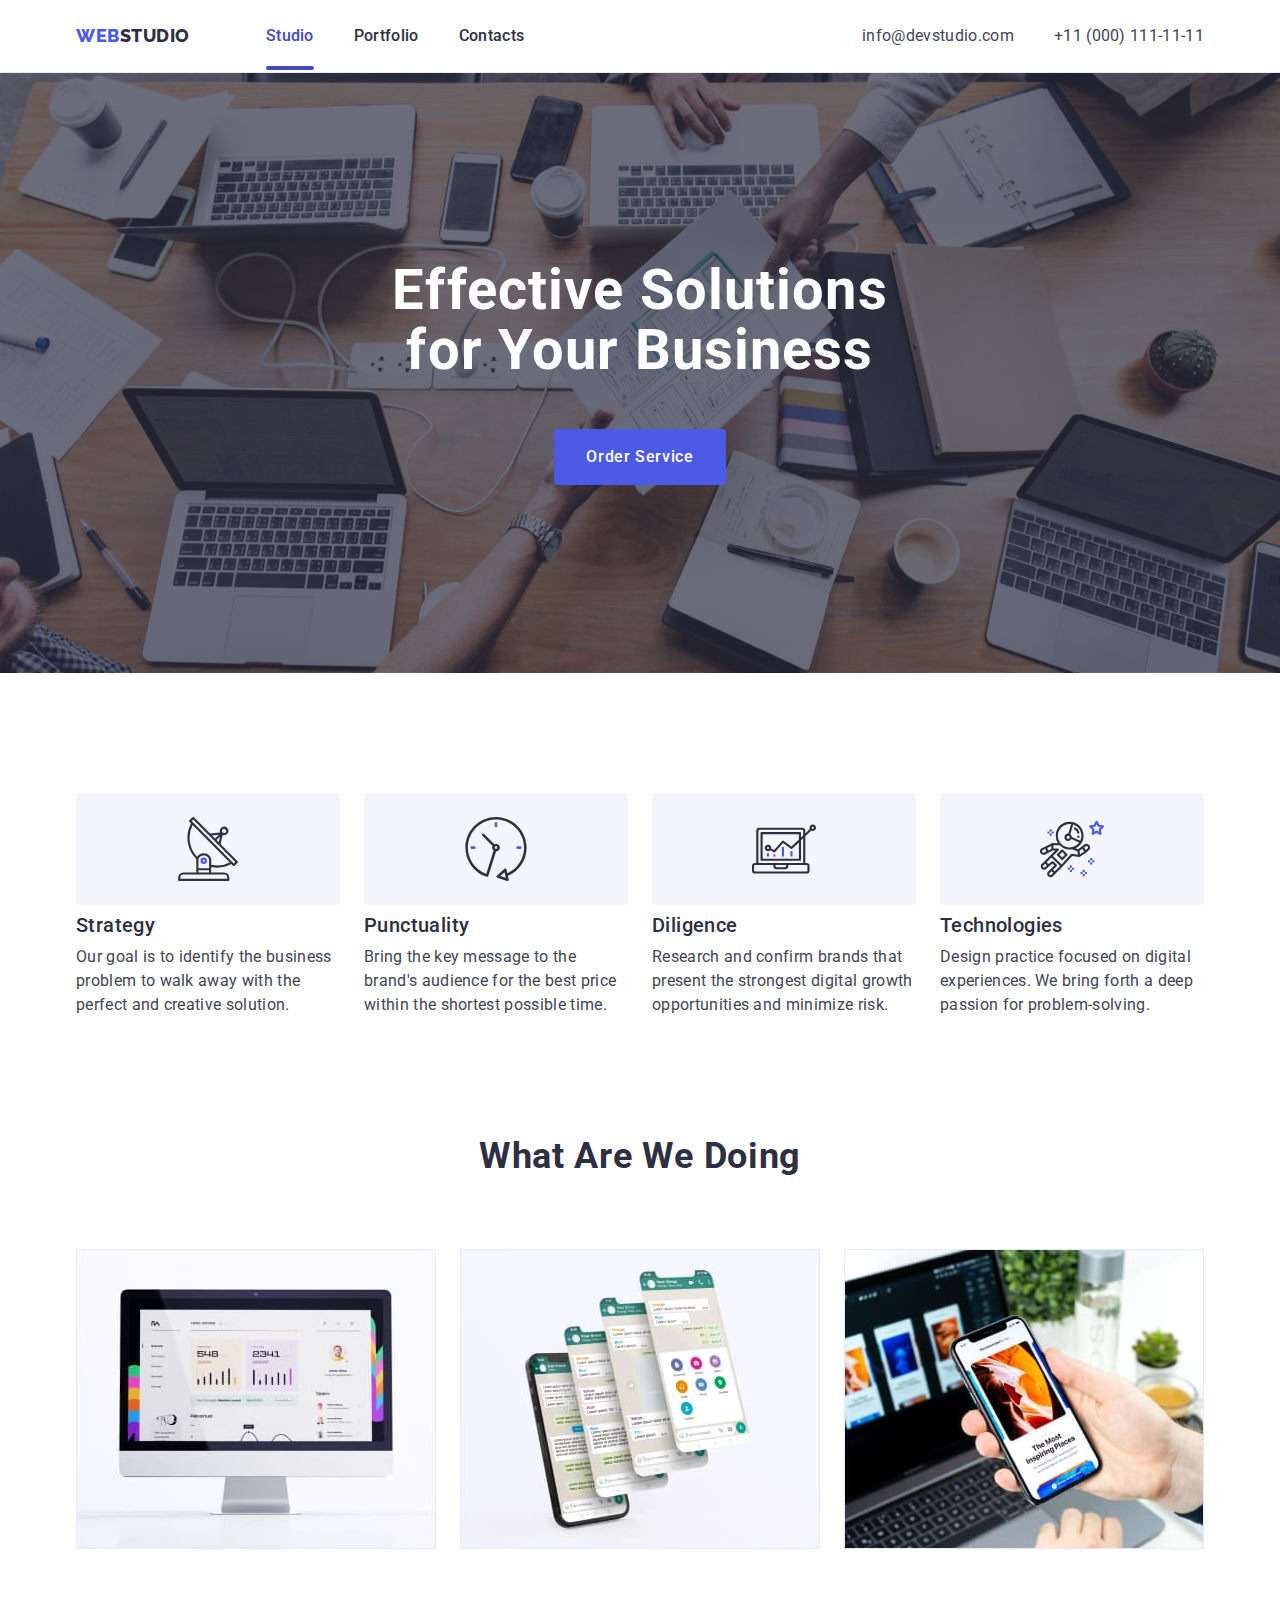
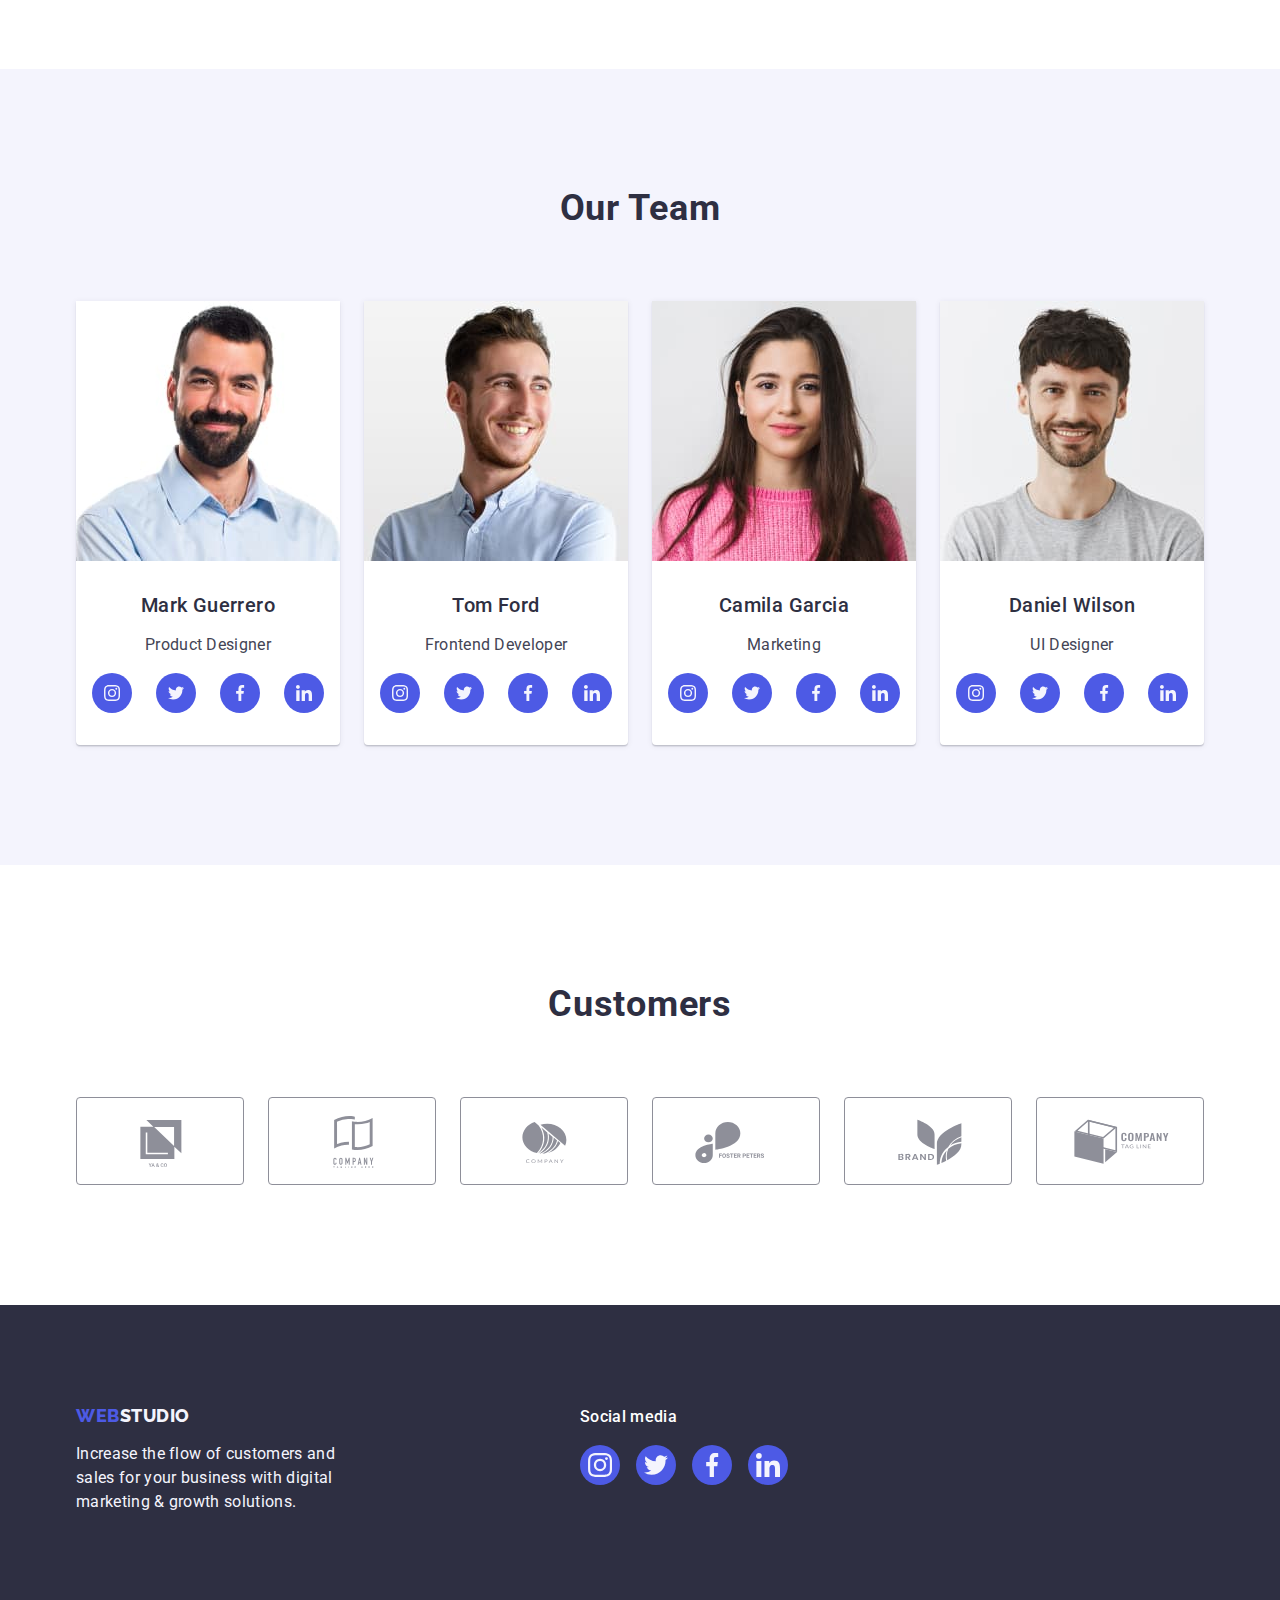
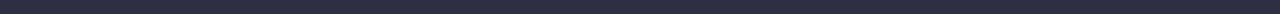
<file: index.html>
<!DOCTYPE html>
<html lang="en">
  <head>
    <meta charset="utf-8" />
    <meta http-equiv="X-UA-Compatible" content="IE=edge" />
    <meta name="viewport" content="width=device-width, initial-scale=1.0" />
    <title>Web Studio</title>
    <link
      rel="stylesheet"
      href="https://cdn.jsdelivr.net/npm/modern-normalize@2.0.0/modern-normalize.min.css"
    />
    <link rel="preconnect" href="https://fonts.googleapis.com" />
    <link rel="preconnect" href="https://fonts.gstatic.com" crossorigin />
    <link
      href="https://fonts.googleapis.com/css2?family=Raleway:wght@800&family=Roboto:wght@400;500;700;900&display=swap"
      rel="stylesheet"
    />
    <link rel="stylesheet" href="./css/styles.css" />
  </head>

  <body class="page-container">
    <header class="header">
      <div class="container header-box">
        <nav class="navigation">
          <a class="link logo" href="./index.html"
            >Web<span class="logo-part">Studio</span></a
          >
          <ul class="list nav-list">
            <li class="header-nav-item">
              <a class="link header-nav active" href="./index.html">Studio</a>
            </li>
            <li class="header-nav-item">
              <a class="link header-nav" href="./portfolio.html">Portfolio</a>
            </li>
            <li class="header-nav-item">
              <a class="link header-nav" href="">Contacts</a>
            </li>
          </ul>
        </nav>
        <address class="header-contacts">
          <ul class="list contacts-items">
            <li>
              <a class="link" href="mailto:info@devstudio.com"
                >info@devstudio.com</a
              >
            </li>
            <li>
              <a class="link" href="tel:+110001111111">+11 (000) 111-11-11</a>
            </li>
          </ul>
        </address>
      </div>
    </header>

    <main class="main-content">
      <section class="main-section">
        <div class="container main-section-box">
          <h1 class="main-title">Effective Solutions for Your Business</h1>
          <button class="btn order-btn" type="button" data-modal-open>
            Order Service
          </button>
        </div>
      </section>

      <section class="advantages-section">
        <div class="container">
          <h2 class="visually-hidden">Our advantages</h2>
          <ul class="list advantages-list">
            <li class="advantage-item">
              <div class="advantage-icon-box">
                <svg class="advantage-icon" width="64" height="64">
                  <use href="./images/icons.svg#antenna"></use>
                </svg>
              </div>
              <h3 class="title-advantage-list">Strategy</h3>
              <p class="text-advantage-list">
                Our goal is to identify the business problem to walk away with
                the perfect and creative solution.
              </p>
            </li>
            <li class="advantage-item">
              <div class="advantage-icon-box">
                <svg class="advantage-icon" width="64" height="64">
                  <use href="./images/icons.svg#clock"></use>
                </svg>
              </div>
              <h3 class="title-advantage-list">Punctuality</h3>
              <p class="text-advantage-list">
                Bring the key message to the brand's audience for the best price
                within the shortest possible time.
              </p>
            </li>
            <li class="advantage-item">
              <div class="advantage-icon-box">
                <svg class="advantage-icon" width="64" height="64">
                  <use href="./images/icons.svg#diagram"></use>
                </svg>
              </div>
              <h3 class="title-advantage-list">Diligence</h3>
              <p class="text-advantage-list">
                Research and confirm brands that present the strongest digital
                growth opportunities and minimize risk.
              </p>
            </li>
            <li class="advantage-item">
              <div class="advantage-icon-box">
                <svg class="advantage-icon" width="64" height="64">
                  <use href="./images/icons.svg#astronaut"></use>
                </svg>
              </div>
              <h3 class="title-advantage-list">Technologies</h3>
              <p class="text-advantage-list">
                Design practice focused on digital experiences. We bring forth a
                deep passion for problem-solving.
              </p>
            </li>
          </ul>
        </div>
      </section>

      <section class="doing-section">
        <div class="container">
          <h2 class="title-section">What are we doing</h2>
          <ul class="list doing-list">
            <li class="doing-item">
              <img
                src="./images/img1.jpg"
                width="360"
                height="300"
                alt="User page on the monitor"
              />
            </li>
            <li class="doing-item">
              <img
                src="./images/img2.jpg"
                width="360"
                height="300"
                alt="Four
            messendger's pages on a mobile phone"
              />
            </li>
            <li class="doing-item">
              <img
                src="./images/img3.jpg"
                width="360"
                height="300"
                alt="Mobile phone in hand"
              />
            </li>
          </ul>
        </div>
      </section>

      <section class="team-section">
        <div class="container">
          <h2 class="title-section">Our Team</h2>
          <ul class="list">
            <li class="team-card">
              <img
                src="./images/Mark.jpg"
                width="264"
                height="260"
                alt="Mark Guerrero's photo"
              />
              <div class="card-info">
                <h3 class="team-name">Mark Guerrero</h3>
                <p class="team-position">Product Designer</p>
                <ul class="list team-icon-list">
                  <li class="team-list-item">
                    <a class="link team-icon-link" href="">
                      <svg class="team-icon-item" width="16" height="16">
                        <use href="./images/icons.svg#instagram"></use>
                      </svg>
                    </a>
                  </li>
                  <li class="team-list-item">
                    <a class="link team-icon-link" href="">
                      <svg class="team-icon-item" width="16" height="16">
                        <use href="./images/icons.svg#twitter"></use>
                      </svg>
                    </a>
                  </li>
                  <li class="team-list-item">
                    <a class="link team-icon-link" href="">
                      <svg class="team-icon-item" width="16" height="16">
                        <use href="./images/icons.svg#facebook"></use>
                      </svg>
                    </a>
                  </li>
                  <li class="team-list-item">
                    <a class="link team-icon-link" href="">
                      <svg class="team-icon-item" width="16" height="16">
                        <use href="./images/icons.svg#linkedin"></use>
                      </svg>
                    </a>
                  </li>
                </ul>
              </div>
            </li>
            <li class="team-card">
              <img
                src="./images/Tom.jpg"
                width="264"
                height="260"
                alt="Tom Ford's photo"
              />
              <div class="card-info">
                <h3 class="team-name">Tom Ford</h3>
                <p class="team-position">Frontend Developer</p>
                <ul class="list team-icon-list">
                  <li>
                    <a class="link team-icon-link" href="">
                      <svg class="team-icon-item" width="16" height="16">
                        <use href="./images/icons.svg#instagram"></use>
                      </svg>
                    </a>
                  </li>
                  <li>
                    <a class="link team-icon-link" href="">
                      <svg class="team-icon-item" width="16" height="16">
                        <use href="./images/icons.svg#twitter"></use>
                      </svg>
                    </a>
                  </li>
                  <li>
                    <a class="link team-icon-link" href="">
                      <svg class="team-icon-item" width="16" height="16">
                        <use href="./images/icons.svg#facebook"></use>
                      </svg>
                    </a>
                  </li>
                  <li>
                    <a class="link team-icon-link" href="">
                      <svg class="team-icon-item" width="16" height="16">
                        <use href="./images/icons.svg#linkedin"></use>
                      </svg>
                    </a>
                  </li>
                </ul>
              </div>
            </li>
            <li class="team-card">
              <img
                src="./images/Camila.jpg"
                width="264"
                height="260"
                alt="Camila Garcia's photo"
              />
              <div class="card-info">
                <h3 class="team-name">Camila Garcia</h3>
                <p class="team-position">Marketing</p>
                <ul class="list team-icon-list">
                  <li>
                    <a class="link team-icon-link" href="">
                      <svg class="team-icon-item" width="16" height="16">
                        <use href="./images/icons.svg#instagram"></use>
                      </svg>
                    </a>
                  </li>
                  <li>
                    <a class="link team-icon-link" href="">
                      <svg class="team-icon-item" width="16" height="16">
                        <use href="./images/icons.svg#twitter"></use>
                      </svg>
                    </a>
                  </li>
                  <li>
                    <a class="link team-icon-link" href="">
                      <svg class="team-icon-item" width="16" height="16">
                        <use href="./images/icons.svg#facebook"></use>
                      </svg>
                    </a>
                  </li>
                  <li>
                    <a class="link team-icon-link" href="">
                      <svg class="team-icon-item" width="16" height="16">
                        <use href="./images/icons.svg#linkedin"></use>
                      </svg>
                    </a>
                  </li>
                </ul>
              </div>
            </li>
            <li class="team-card">
              <img
                src="./images/Daniel.jpg"
                width="264"
                height="260"
                alt="Daniel Wilson's photo"
              />
              <div class="card-info">
                <h3 class="team-name">Daniel Wilson</h3>
                <p class="team-position">UI Designer</p>
                <ul class="list team-icon-list">
                  <li>
                    <a class="link team-icon-link" href="">
                      <svg class="team-icon-item" width="16" height="16">
                        <use href="./images/icons.svg#instagram"></use>
                      </svg>
                    </a>
                  </li>
                  <li>
                    <a class="link team-icon-link" href="">
                      <svg class="team-icon-item" width="16" height="16">
                        <use href="./images/icons.svg#twitter"></use>
                      </svg>
                    </a>
                  </li>
                  <li>
                    <a class="link team-icon-link" href="">
                      <svg class="team-icon-item" width="16" height="16">
                        <use href="./images/icons.svg#facebook"></use>
                      </svg>
                    </a>
                  </li>
                  <li>
                    <a class="link team-icon-link" href="">
                      <svg class="team-icon-item" width="16" height="16">
                        <use href="./images/icons.svg#linkedin"></use>
                      </svg>
                    </a>
                  </li>
                </ul>
              </div>
            </li>
          </ul>
        </div>
      </section>

      <section class="client-section">
        <div class="container">
          <h2 class="title-section">Customers</h2>
          <ul class="list client-list">
            <li class="client-list-item">
              <a class="link client-icon-link" href="">
                <svg class="client-icon-item" width="104" height="56">
                  <use href="./images/icons.svg#Logo1"></use>
                </svg>
              </a>
            </li>
            <li class="client-list-item">
              <a class="link client-icon-link" href="">
                <svg class="client-icon-item" width="104" height="56">
                  <use href="./images/icons.svg#Logo2"></use>
                </svg>
              </a>
            </li>
            <li class="client-list-item">
              <a class="link client-icon-link" href="">
                <svg class="client-icon-item" width="104" height="56">
                  <use href="./images/icons.svg#Logo3"></use>
                </svg>
              </a>
            </li>
            <li class="client-list-item">
              <a class="link client-icon-link" href="">
                <svg class="client-icon-item" width="104" height="56">
                  <use href="./images/icons.svg#Logo4"></use>
                </svg>
              </a>
            </li>
            <li class="client-list-item">
              <a class="link client-icon-link" href="">
                <svg class="client-icon-item" width="104" height="56">
                  <use href="./images/icons.svg#Logo5"></use>
                </svg>
              </a>
            </li>
            <li class="client-list-item">
              <a class="link client-icon-link" href="">
                <svg class="client-icon-item" width="104" height="56">
                  <use href="./images/icons.svg#Logo6"></use>
                </svg>
              </a>
            </li>
          </ul>
        </div>
      </section>
    </main>

    <!-- Footer -->
    <footer class="footer">
      <div class="container footer-box">
        <div class="logo-box">
          <a class="link logo" href="./index.html"
            >Web<span class="logo-part-footer">Studio</span></a
          >
          <p class="footer-paragraph">
            Increase the flow of customers and sales for your business with
            digital marketing & growth solutions.
          </p>
        </div>
        <div class="media-box">
          <p class="media-paragraf">Social media</p>
          <ul class="list footer-social-list">
            <li class="social-list-item">
              <a class="link footer-social-link" href="">
                <svg class="footer-icon-item" width="24" height="24">
                  <use href="./images/icons.svg#instagram"></use>
                </svg>
              </a>
            </li>
            <li class="social-list-item">
              <a class="link footer-social-link" href="">
                <svg class="footer-icon-item" width="24" height="24">
                  <use href="./images/icons.svg#twitter"></use>
                </svg>
              </a>
            </li>
            <li class="social-list-item">
              <a class="link footer-social-link" href="">
                <svg class="footer-icon-item" width="24" height="24">
                  <use href="./images/icons.svg#facebook"></use>
                </svg>
              </a>
            </li>
            <li class="social-list-item">
              <a class="link footer-social-link" href="">
                <svg class="footer-icon-item" width="24" height="24">
                  <use href="./images/icons.svg#linkedin"></use>
                </svg>
              </a>
            </li>
          </ul>
        </div>
      </div>
    </footer>

    <!-- Modal Window -->
    <div class="backdrop is-hidden" data-modal>
      <div class="modal">
        <button class="btn modal-btn" type="button" data-modal-close>
          <svg class="modal-icon" width="8" height="8">
            <use href="./images/icons.svg#close-black"></use>
          </svg>
        </button>
      </div>
    </div>

    <script src="./js/modal.js"></script>
  </body>
</html>
</file>
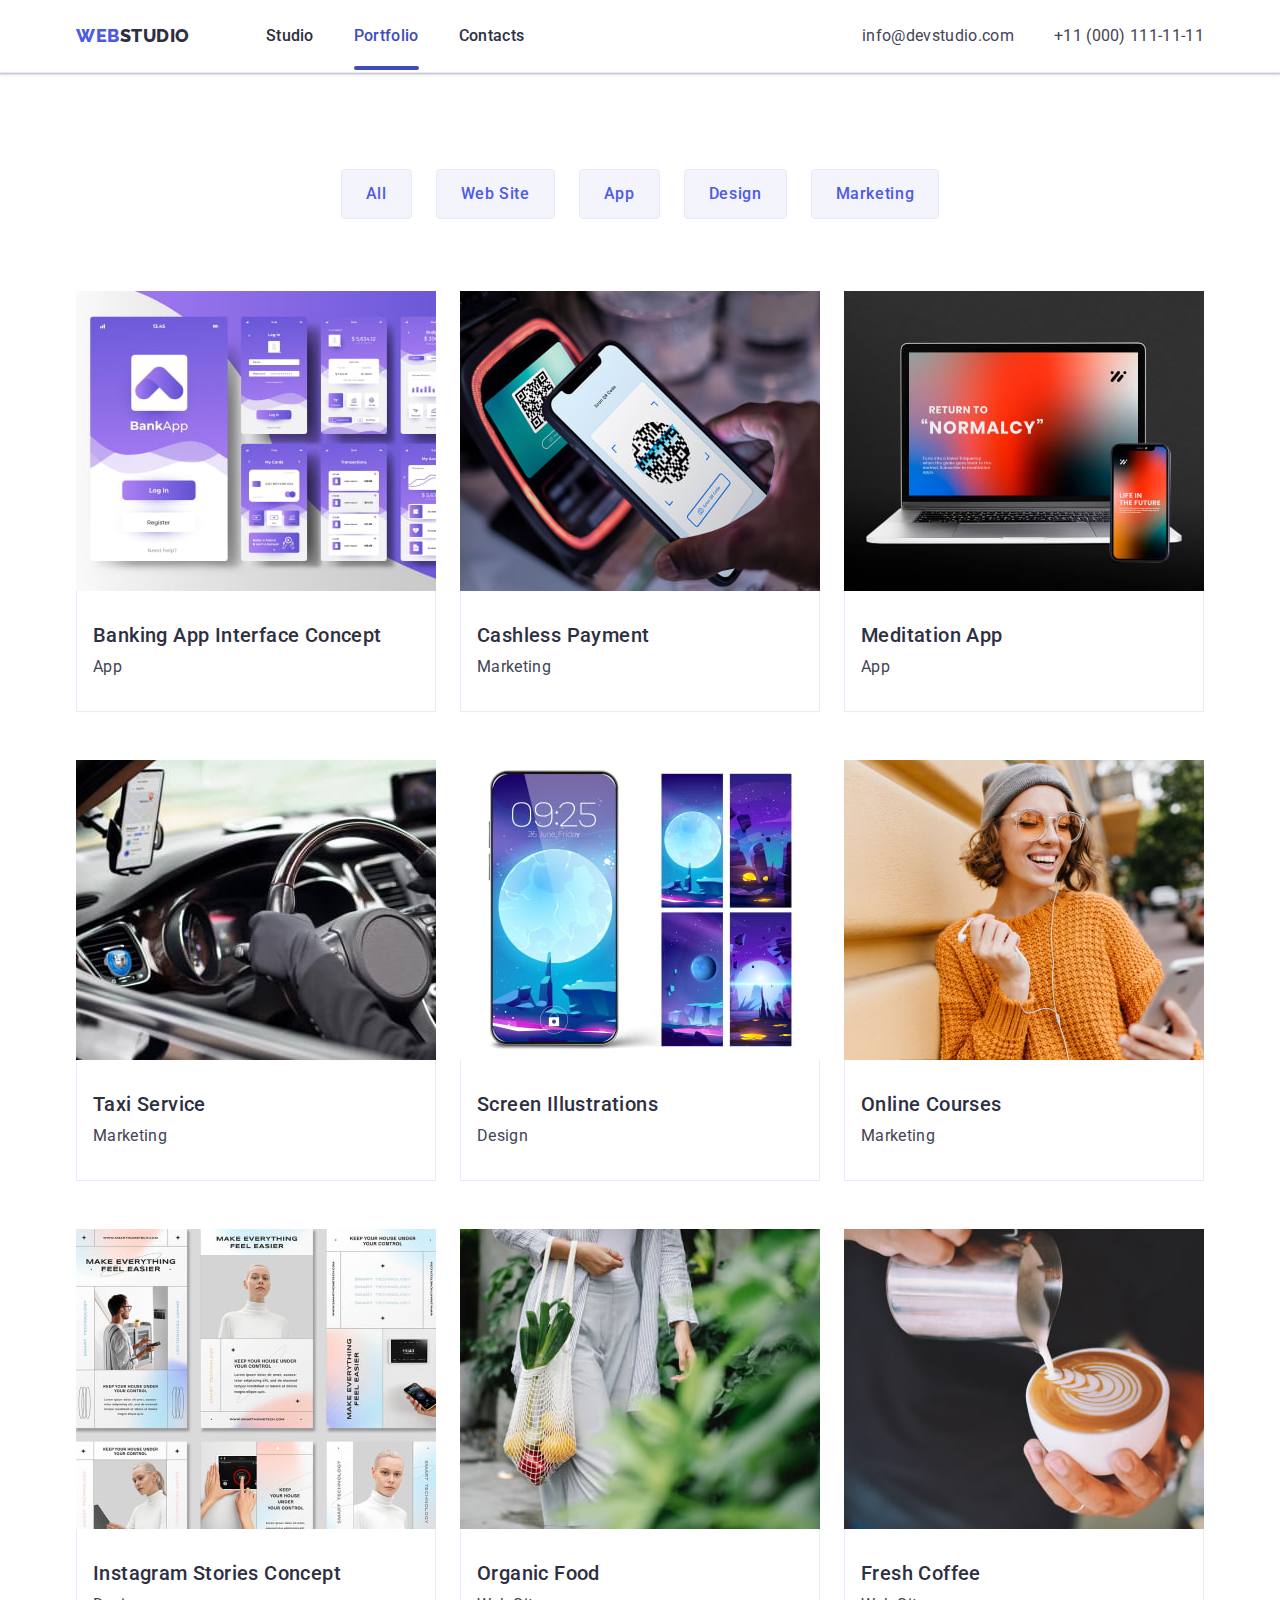
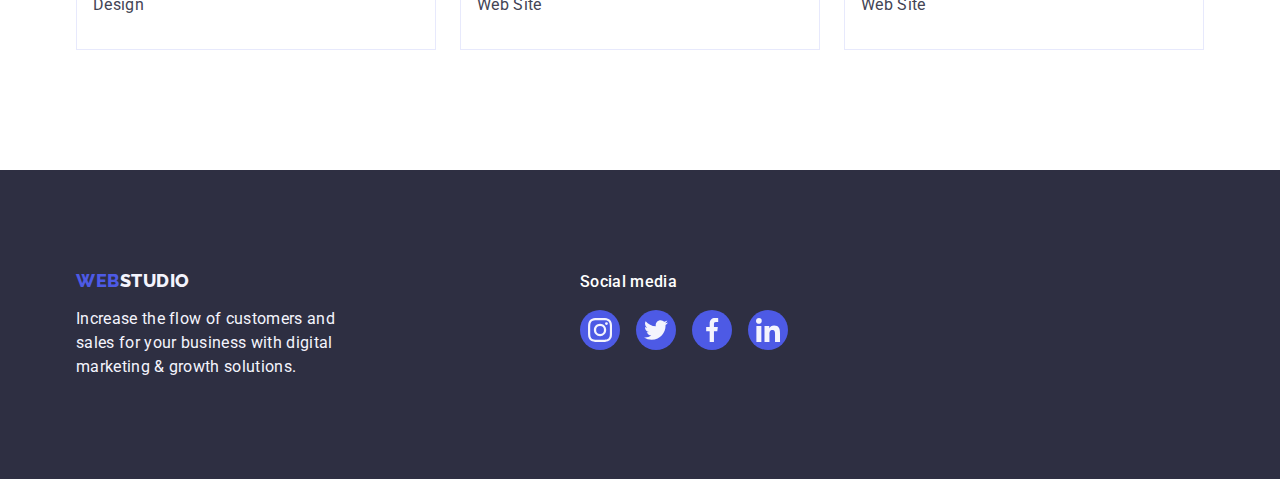
<file: portfolio.html>
<!DOCTYPE html>
<html lang="en">
  <head>
    <meta charset="UTF-8" />
    <meta http-equiv="X-UA-Compatible" content="IE=edge" />
    <meta name="viewport" content="width=device-width, initial-scale=1.0" />
    <title>Portfolio</title>
    <link
      rel="stylesheet"
      href="https://cdn.jsdelivr.net/npm/modern-normalize@2.0.0/modern-normalize.min.css"
    />
    <link rel="preconnect" href="https://fonts.googleapis.com" />
    <link rel="preconnect" href="https://fonts.gstatic.com" crossorigin />
    <link
      href="https://fonts.googleapis.com/css2?family=Raleway:wght@800&family=Roboto:wght@400;500;700;900&display=swap"
      rel="stylesheet"
    />
    <link rel="stylesheet" href="./css/styles.css" />
  </head>
  <body>
    <div class="page-container">
      <header class="header">
        <div class="container header-box">
          <nav class="navigation">
            <a class="link logo" href="./index.html"
              >Web<span class="logo-part">Studio</span></a
            >
            <ul class="list nav-list">
              <li class="header-nav-item">
                <a class="link header-nav" href="./index.html">Studio</a>
              </li>
              <li class="header-nav-item">
                <a class="link header-nav active" href="./portfolio.html"
                  >Portfolio</a
                >
              </li>
              <li class="header-nav-item">
                <a class="link header-nav" href="">Contacts</a>
              </li>
            </ul>
          </nav>
          <address class="header-contacts">
            <ul class="list contacts-items">
              <li>
                <a class="link" href="mailto:info@devstudio.com"
                  >info@devstudio.com</a
                >
              </li>
              <li>
                <a class="link" href="tel:+110001111111">+11 (000) 111-11-11</a>
              </li>
            </ul>
          </address>
        </div>
      </header>

      <main class="main-content">
        <!--Examples of work section-->
        <section class="portfolio-section">
          <div class="container">
            <h1 class="visually-hidden">Portfolio</h1>
            <ul class="list portfolio-btn-list">
              <li>
                <button class="btn portfolio-btn" type="button">All</button>
              </li>
              <li>
                <button class="btn portfolio-btn" type="button">
                  Web Site
                </button>
              </li>
              <li>
                <button class="btn portfolio-btn" type="button">App</button>
              </li>
              <li>
                <button class="btn portfolio-btn" type="button">Design</button>
              </li>
              <li>
                <button class="btn portfolio-btn" type="button">
                  Marketing
                </button>
              </li>
            </ul>

            <ul class="list work-cards-list">
              <li class="work-card">
                <a class="link" href="">
                  <div class="work-card-wrap">
                    <img
                      src="./images/portfolio/pages-of-add.jpg"
                      alt="Half purple and half white pages of the BankAdd"
                      width="360"
                      height="300"
                    />
                    <div class="overlay">
                      <p class="overlay-text">
                        14 Stylish and User-Friendly App Design Concepts · Task
                        Manager App · Calorie Tracker App · Exotic Fruit
                        Ecommerce App · Cloud Storage App
                      </p>
                    </div>
                  </div>
                  <div class="work-card-info">
                    <h2 class="img-title">Banking App Interface Concept</h2>
                    <p class="img-text">App</p>
                  </div>
                </a>
              </li>
              <li class="work-card">
                <a class="link" href="">
                  <div class="work-card-wrap">
                    <img
                      src="./images/portfolio/qrcode-phone.jpg"
                      alt="The mobile phone reads the qrcode from another device"
                      width="360"
                      height="300"
                    />
                    <div class="overlay">
                      <p class="overlay-text">
                        14 Stylish and User-Friendly App Design Concepts · Task
                        Manager App · Calorie Tracker App · Exotic Fruit
                        Ecommerce App · Cloud Storage App
                      </p>
                    </div>
                  </div>
                  <div class="work-card-info">
                    <h2 class="img-title">Cashless Payment</h2>
                    <p class="img-text">Marketing</p>
                  </div>
                </a>
              </li>
              <li class="work-card">
                <a class="link" href="">
                  <div class="work-card-wrap">
                    <img
                      src="./images/portfolio/laptop.jpg"
                      alt="The mobile phone and the laptop have same color screen"
                      width="360"
                      height="300"
                    />
                    <div class="overlay">
                      <p class="overlay-text">
                        14 Stylish and User-Friendly App Design Concepts · Task
                        Manager App · Calorie Tracker App · Exotic Fruit
                        Ecommerce App · Cloud Storage App
                      </p>
                    </div>
                  </div>
                  <div class="work-card-info">
                    <h2 class="img-title">Meditation App</h2>
                    <p class="img-text">App</p>
                  </div>
                </a>
              </li>
              <li class="work-card">
                <a class="link" href="">
                  <div class="work-card-wrap">
                    <img
                      src="./images/portfolio/car.jpg"
                      alt="A hand in a black glove on the steering wheel"
                      width="360"
                      height="300"
                    />
                    <div class="overlay">
                      <p class="overlay-text">
                        14 Stylish and User-Friendly App Design Concepts · Task
                        Manager App · Calorie Tracker App · Exotic Fruit
                        Ecommerce App · Cloud Storage App
                      </p>
                    </div>
                  </div>
                  <div class="work-card-info">
                    <h2 class="img-title">Taxi Service</h2>
                    <p class="img-text">Marketing</p>
                  </div>
                </a>
              </li>
              <li class="work-card">
                <a class="link" href="">
                  <div class="work-card-wrap">
                    <img
                      src="./images/portfolio/moon-in-the-phone.jpg"
                      alt="Five screens of mobile phone with the image of the Moon"
                      width="360"
                      height="300"
                    />
                    <div class="overlay">
                      <p class="overlay-text">
                        14 Stylish and User-Friendly App Design Concepts · Task
                        Manager App · Calorie Tracker App · Exotic Fruit
                        Ecommerce App · Cloud Storage App
                      </p>
                    </div>
                  </div>
                  <div class="work-card-info">
                    <h2 class="img-title">Screen Illustrations</h2>
                    <p class="img-text">Design</p>
                  </div>
                </a>
              </li>
              <li class="work-card">
                <a class="link" href="">
                  <div class="work-card-wrap">
                    <img
                      src="./images/portfolio/lady-in-orange.jpg"
                      alt="A girl in an orange sweater, a cap and glasses with a phone in her hand"
                      width="360"
                      height="300"
                    />
                    <div class="overlay">
                      <p class="overlay-text">
                        14 Stylish and User-Friendly App Design Concepts · Task
                        Manager App · Calorie Tracker App · Exotic Fruit
                        Ecommerce App · Cloud Storage App
                      </p>
                    </div>
                  </div>
                  <div class="work-card-info">
                    <h2 class="img-title">Online Courses</h2>
                    <p class="img-text">Marketing</p>
                  </div>
                </a>
              </li>
              <li class="work-card">
                <a class="link" href="">
                  <div class="work-card-wrap">
                    <img
                      src="./images/portfolio/collage.jpg"
                      alt="Six instagram pages with photos and text posts"
                      width="360"
                      height="300"
                    />
                    <div class="overlay">
                      <p class="overlay-text">
                        14 Stylish and User-Friendly App Design Concepts · Task
                        Manager App · Calorie Tracker App · Exotic Fruit
                        Ecommerce App · Cloud Storage App
                      </p>
                    </div>
                  </div>
                  <div class="work-card-info">
                    <h2 class="img-title">Instagram Stories Concept</h2>
                    <p class="img-text">Design</p>
                  </div>
                </a>
              </li>
              <li class="work-card">
                <a class="link" href="">
                  <div class="work-card-wrap">
                    <img
                      src="./images/portfolio/bag.jpg"
                      alt="A woman carries a bag with vegetables and fruits"
                      width="360"
                      height="300"
                    />
                    <div class="overlay">
                      <p class="overlay-text">
                        14 Stylish and User-Friendly App Design Concepts · Task
                        Manager App · Calorie Tracker App · Exotic Fruit
                        Ecommerce App · Cloud Storage App
                      </p>
                    </div>
                  </div>
                  <div class="work-card-info">
                    <h2 class="img-title">Organic Food</h2>
                    <p class="img-text">Web Site</p>
                  </div>
                </a>
              </li>
              <li class="work-card">
                <a class="link" href="">
                  <div class="work-card-wrap">
                    <img
                      src="./images/portfolio/coffee.jpg"
                      alt="Сoffee in a white cup with petals painted on the foam"
                      width="360"
                      height="300"
                    />
                    <div class="overlay">
                      <p class="overlay-text">
                        14 Stylish and User-Friendly App Design Concepts · Task
                        Manager App · Calorie Tracker App · Exotic Fruit
                        Ecommerce App · Cloud Storage App
                      </p>
                    </div>
                  </div>
                  <div class="work-card-info">
                    <h2 class="img-title">Fresh Coffee</h2>
                    <p class="img-text">Web Site</p>
                  </div>
                </a>
              </li>
            </ul>
          </div>
        </section>
      </main>
      <footer class="footer">
        <div class="container footer-box">
          <div class="logo-box">
            <a class="link logo" href="./index.html"
              >Web<span class="logo-part-footer">Studio</span></a
            >
            <p class="footer-paragraph">
              Increase the flow of customers and sales for your business with
              digital marketing & growth solutions.
            </p>
          </div>
          <div class="media-box">
            <p class="media-paragraf">Social media</p>
            <ul class="list footer-social-list">
              <li class="social-list-item">
                <a class="link footer-social-link" href="">
                  <svg class="footer-icon-item" width="24" height="24">
                    <use href="./images/icons.svg#instagram"></use>
                  </svg>
                </a>
              </li>
              <li class="social-list-item">
                <a class="link footer-social-link" href="">
                  <svg class="footer-icon-item" width="24" height="24">
                    <use href="./images/icons.svg#twitter"></use>
                  </svg>
                </a>
              </li>
              <li class="social-list-item">
                <a class="link footer-social-link" href="">
                  <svg class="footer-icon-item" width="24" height="24">
                    <use href="./images/icons.svg#facebook"></use>
                  </svg>
                </a>
              </li>
              <li class="social-list-item">
                <a class="link footer-social-link" href="">
                  <svg class="footer-icon-item" width="24" height="24">
                    <use href="./images/icons.svg#linkedin"></use>
                  </svg>
                </a>
              </li>
            </ul>
          </div>
        </div>
      </footer>
    </div>
  </body>
</html>
</file>
<file: css/styles.css>
:root {
    --primary-brand-color: #4D5AE5;
    --light-main-color: #FFFFFF;
    --light-accent-color: #F4F4FD;
    --border-color:#E7E9FC;
    --gray-color:#2e2f42;
    --paragraf-color:#434455;
    --link-hover-color:#404BBF;
    --light-slate:#8E8F99;
    --modal-background: #FCFCFC;
    --green-media-color: #31D0AA;
    --transition-time: 250ms cubic-bezier(0.4, 0, 0.2, 1);
}

/* Global styles */
body{
    font-family: "Roboto", sans-serif;
    font-style: normal;
    color: var(--paragraf-color);
    background-color: var(--light-main-color);
}

h1, h2, h3, h4, h5, h6, p{
    margin: 0;
}

ul, ol{
    margin: 0;
    padding: 0;
}
img{
    display: block;
}

.link{
    text-decoration: none;
}

.list{
    list-style: none;
}

.btn{
    font-family: inherit;
    cursor: pointer;
}
.visually-hidden {
    position: absolute;
    width: 1px;
    height: 1px;
    margin: -1px;
    border: 0;
    padding: 0;

    white-space: nowrap;
    clip-path: inset(100%);
    clip: rect(0 0 0 0);
    overflow: hidden;
}


.page-container{
    min-height: 100vh;
    display: flex;
    flex-direction: column;
}

.main-content{
    flex-grow: 1;
}

.container{
    width: 1158px;
    margin: 0 auto;
    padding-left: 15px;
    padding-right: 15px;
    
}

/* Header styles */
.header {
    border-bottom: 1px solid var(--border-color);
    box-shadow: 0px 2px 1px rgba(46, 47, 66, 0.08),
        0px 1px 1px rgba(46, 47, 66, 0.16),
        0px 1px 6px rgba(46, 47, 66, 0.08);
}
.header-box {
    display: flex;
    justify-content: space-between;
    align-items: center;
}
.navigation {
    display: flex;
    align-items: center;
}
.logo{
    font-family: "Raleway", sans-serif;
    font-style: normal;
    font-weight: 800;
    font-size: 18px;
    line-height: 1.17;
    letter-spacing: 0.03em;
    text-transform: uppercase;
    color: var(--primary-brand-color);
    margin-right: 76px;
}

.logo-part {
    color: var(--gray-color);
}

.nav-list{
    display: flex;
    align-items: center;
    gap: 40px;
}

.header-nav{
    position: relative;
    font-weight: 500;
    font-size: 16px;
    line-height: 1.5;
    letter-spacing: 0.02em;
    color: var(--gray-color);
    padding: 24px 0;

    transition: color var(--transition-time);
}

.header-nav-item:hover .header-nav,
.header-nav-item:focus .header-nav{
    color: var(--link-hover-color);
}
.header-nav.active{
    color: var(--link-hover-color)
}

.header-nav.active::after{
    content: '';
    position: absolute;
    bottom: -1px;
    left: 0;
    display: block;
    width: 100%;
    height: 4px;
    border-radius: 2px;
    background: var(--link-hover-color);
}

.header-contacts{
    font-style: normal;
    padding: 24px 0;
}
.header-contacts .link{
    font-weight: 400;
    font-size: 16px;
    line-height: 1.5;
    letter-spacing: 0.02em;
    color: var(--paragraf-color); 

    transition: color var(--transition-time);
}

.header-contacts .link:hover,
.header-contacts .link:focus{
    color: var(--link-hover-color);
   
}

.contacts-items{
    display: flex;
    align-items: center;
    gap: 40px;
}

/* Main section styles */
.main-section{
    max-width: 1440px;
    margin: 0 auto;
    background-color: var(--gray-color);
    background-image: linear-gradient(rgba(46, 47, 66, 0.70), rgba(46, 47, 66, 0.70)), url(../images/people-office.jpg);
    background-size: cover;
    background-position: center;
    background-repeat: no-repeat;
    padding-top: 188px;
    padding-bottom: 188px;
}

.main-title{
    font-weight: 700;
    font-size: 56px;
    line-height: 1.07;
    text-align: center;
    color: var(--light-main-color);
    letter-spacing: 0.02em;
    max-width: 496px;
    margin: auto;
    padding-bottom: 48px;
}

.order-btn{
    background-color: var(--primary-brand-color);
    min-width: 169px;
    height: 56px;
    font-weight: 500;
    font-size: 16px;
    line-height: 1.5;
    letter-spacing: 0.04em;
    text-align: center;
    justify-content: center;
    color: var(--light-main-color);
    border: none;
    border-radius: 4px;
    align-items: flex-start;
    padding: 16px 32px;
    gap: 10px;
    display: block;
    margin: 0 auto;

    transition: background-color var(--transition-time);
}

.order-btn:hover,
.order-btn:focus{
    background-color: var(--link-hover-color);
}

/* Advantage section styles */
.advantages-section{
    padding: 120px 0;
}

.advantages-list{
    display: flex;
    gap: 24px;
}
.advantage-item{
    width: calc((100% - 24px * 3) / 4);
}

.advantage-icon-box{
    display: flex;
    justify-content: center;
    align-items: center;
    background-color: var(--light-accent-color);
    height: 112px;
    border-radius: 4px;
    margin-bottom: 8px;
}

.title-advantage-list{
    font-weight: 500;
    font-size: 20px;
    line-height: 1.2;
    letter-spacing: 0.02em;
    color:var(--gray-color);
    margin-bottom: 8px;
}

.text-advantage-list{
    font-weight: 400;
    font-size: 16px;
    line-height: 1.5;
    letter-spacing: 0.02em;
    
}

/* Doing section styles */
.doing-section{
    padding-bottom: 120px;
}
.title-section{
    font-weight: 700;
    font-size: 36px;
    line-height: 1.11;
    text-align: center;
    letter-spacing: 0.02em;
    text-transform: capitalize;
    color:var(--gray-color);
    margin: auto;
    margin-bottom: 72px;
}

.doing-list{
    display: flex;
    gap: 24px;
}
.doing-item{
    width: calc((100% - 2 * 24px)/3);
}

/* Team section styles */
.team-section{
    background-color: var(--light-accent-color);
    padding-top: 120px;
    padding-bottom: 120px;
}
.team-section .title-section{
    width: 164px;
}
.team-section .list{
    display: flex;
    gap: 24px;
}

.team-card{
    background-color: var(--light-main-color);
    width: calc((100% - 24px * 3) / 4);
    border-radius: 0px 0px 4px 4px;
    box-shadow: 0px 2px 1px 0px rgba(46, 47, 66, 0.08), 0px 1px 1px 0px rgba(46, 47, 66, 0.16), 0px 1px 6px 0px rgba(46, 47, 66, 0.08);
}

.card-info{
   display: flex;
    flex-direction: column;
    justify-content: center;
    align-items: center;
    gap: 8px;
    padding: 32px 0;
}
.team-name{
    font-weight: 500;
    font-size: 20px;
    line-height: 1.2;
    text-align: center;
    color:var(--gray-color);
    letter-spacing: 0.02em;
    margin-bottom: 8px;
}

.team-position{
    font-weight: 400;
    font-size: 16px;
    line-height: 1.5;
    text-align: center;
    letter-spacing: 0.02em;
    margin-bottom: 8px;
}

.team-icon-list{
    display: flex;
    gap: 24px;
    justify-content: center;
    align-items: center;
}

.team-list-item{
    width: 40px;
    height: 40px;
}

.team-icon-link{
    background-color: var(--primary-brand-color);
    display: flex;
    justify-content: center;
    align-items: center;
    border-radius: 50%;
    padding: 12px;

    transition: background-color var(--transition-time);
}


.team-icon-link:hover,
.team-icon-link:focus{
    background-color: var(--link-hover-color);
}

.team-icon-item{
    fill: var(--light-accent-color);
}

/* Client section styles */
.client-section{
    padding: 120px 0;
}

.client-list{
    display: flex;
    gap: 24px;
}

.client-list-item{
    width: calc((100% - 24px * 5) / 6);
}

.client-icon-link{
    display: flex;
    width: 168px;
    height: 88px;
    justify-content: center;
    align-items: center;

    border: 1px solid var(--light-slate);
    border-radius: 4px;
    color: var(--light-slate);
    transition: border-color var(--transition-time), color var(--transition-time);
}

.client-icon-link:hover,
.client-icon-link:focus{
    border-color: var(--link-hover-color);
    color: var(--link-hover-color);
}
.client-icon-item{
    fill: currentColor;
}
/* Footer styles */

.footer{
    background: var(--gray-color);
    padding-top: 100px;
    padding-bottom: 100px;
}
.footer-box{
    display: flex;
    align-items: baseline;
    gap: 120px;
}

.logo-box{
    margin-right: 120px;
}

.footer .logo{
    display: inline-block;
    margin-bottom: 16px;
}

.footer-paragraph{
    font-weight: 400;
    font-size: 16px;
    line-height: 1.5;
    letter-spacing: 0.02em;
    color: var(--light-accent-color);
    max-width: 264px;
}

.logo-part-footer{
   color: var(--light-accent-color);
}
.media-paragraf{
    color: var(--light-main-color);
    font-size: 16px;
    font-weight: 500;
    line-height: 1.5;
    letter-spacing: 0.32px;
    margin-bottom: 16px;
}

.footer-social-list{
    display: flex;
    justify-content: center;
    align-items: center;
    gap: 16px;
}
.social-list-item{
    width: 40px;
    height: 40px;
}

.footer-social-link{
    width: 100%;
    height: 100%;
    display: flex;
    justify-content: center;
    align-items: center;
    
    border-radius: 50%;
    padding: 8px;
    background-color: var(--primary-brand-color);

    transition: background-color var(--transition-time);

}
.footer-social-link:hover,
.footer-social-link:focus{
    background-color: var(--green-media-color);
}

.footer-icon-item{
    fill: var(--light-accent-color);
}

/* Portfolio styles */

.portfolio-section{
    padding-top: 96px;
    padding-bottom: 120px;
}
.portfolio-btn-list{
    display: flex;
    justify-content: center;
    align-items: center;
    gap: 24px;
    margin-bottom: 72px;
}

.portfolio-btn{
    background: var(--light-accent-color);
    font-weight: 500;
    font-size: 16px;
    line-height: 1.5;
    text-align: center;
    letter-spacing: 0.04em;
    color: var(--primary-brand-color);
    padding: 12px 24px;
    border: 1px solid var(--border-color);
    border-radius: 4px;

    transition: color var(--transition-time), background var(--transition-time), border var(--transition-time), box-shadow var(--transition-time) ;
}

.portfolio-btn:hover,
.portfolio-btn:focus{
    background: var(--link-hover-color);
    color: var(--light-main-color);
    border: 1px solid transparent;
    box-shadow: 0px 2px 2px 0px rgba(0, 0, 0, 0.12), 0px 2px 1px 0px rgba(0, 0, 0, 0.08), 0px 3px 1px 0px rgba(0, 0, 0, 0.10);
}

.work-cards-list{
    display: flex;
    flex-wrap: wrap;
    row-gap: 48px;
    column-gap: 24px;
}

.work-card{
    width: calc((100% - 2 * 24px) / 3);

    transition: box-shadow var(--transition-time);
}
.work-card:hover,
.work-card:focus{
    box-shadow: 0px 2px 1px 0px rgba(46, 47, 66, 0.08), 0px 1px 1px 0px rgba(46, 47, 66, 0.16), 0px 1px 6px 0px rgba(46, 47, 66, 0.08);
}

.work-card-wrap{
    position: relative;
    overflow: hidden;
}

.work-card-info{
    padding: 32px 16px;
    border-right: 1px solid var(--border-color);
    border-bottom: 1px solid var(--border-color);
    border-left: 1px solid var(--border-color);
}

.overlay{
    position: absolute;
    top: 0;
    left: 0;
    width: 360px;
    height: 300px;

    padding: 40px 32px 164px;
    color: var(--light-accent-color);
    background-color: var(--primary-brand-color);
    transform: translateY(100%);

    transition: transform var(--transition-time);
}

.work-card:hover .overlay{
    transform: translateY(0%);
}

.overlay-text{
    font-size: 16px;
    font-weight: 400;
    line-height: 1.5;
    letter-spacing: 0.32px;
}

.img-title{
    font-weight: 500;
    font-size: 20px;
    line-height: 1.2;
    letter-spacing: 0.02em;
    color:var(--gray-color);
    margin-bottom: 8px;
}

.img-text{
    font-weight: 400;
    font-size: 16px;
    line-height: 1.5;
    letter-spacing: 0.02em;
    color: var(--paragraf-color);
}

/* Modal styles */

.backdrop{
    position: fixed;
    top: 0;
    left: 0;

    width: 100%;
    height: 100%;
    background-color: rgba(46, 47, 66, 0.40);

    transition: opacity var(--transition-time), visibility var(--transition-time);
}
.backdrop.is-hidden{
    opacity: 0;
    visibility: hidden;
    pointer-events: none;
}

.modal{
    position: absolute;
    top: 50%;
    left: 50%;

    transform: translate(-50%, -50%) scale(1); 
    width: 408px;
    min-height: 584px;
    flex-shrink: 0;
    border-radius: 4px;
    background-color: var(--modal-background);
    box-shadow: 0px 2px 1px 0px rgba(0, 0, 0, 0.20), 0px 1px 3px 0px rgba(0, 0, 0, 0.12), 0px 1px 1px 0px rgba(0, 0, 0, 0.14);
    transition: transform var(--transition-time);
}

.modal-btn{
    position: absolute;
    top: 24px;
    right: 24px;

    width: 24px;
    height: 24px;
    padding: 0;
    display: flex;
    justify-content: center;
    align-items: center;
    border: 1px solid rgba(0, 0, 0, 0.10);
    border-radius: 50%;
    background-color: var(--border-color);

    transition: border var(--transition-time), background-color var(--transition-time);
}

.modal-btn:hover,
.modal-btn:focus{
    border: none;
    background-color: var(--link-hover-color);
}

.modal-icon{
    transition: fill var(--transition-time);
}

.modal-btn:hover .modal-icon,
.modal-btn:focus .modal-icon{
    fill: var(--light-main-color);
}
</file>
